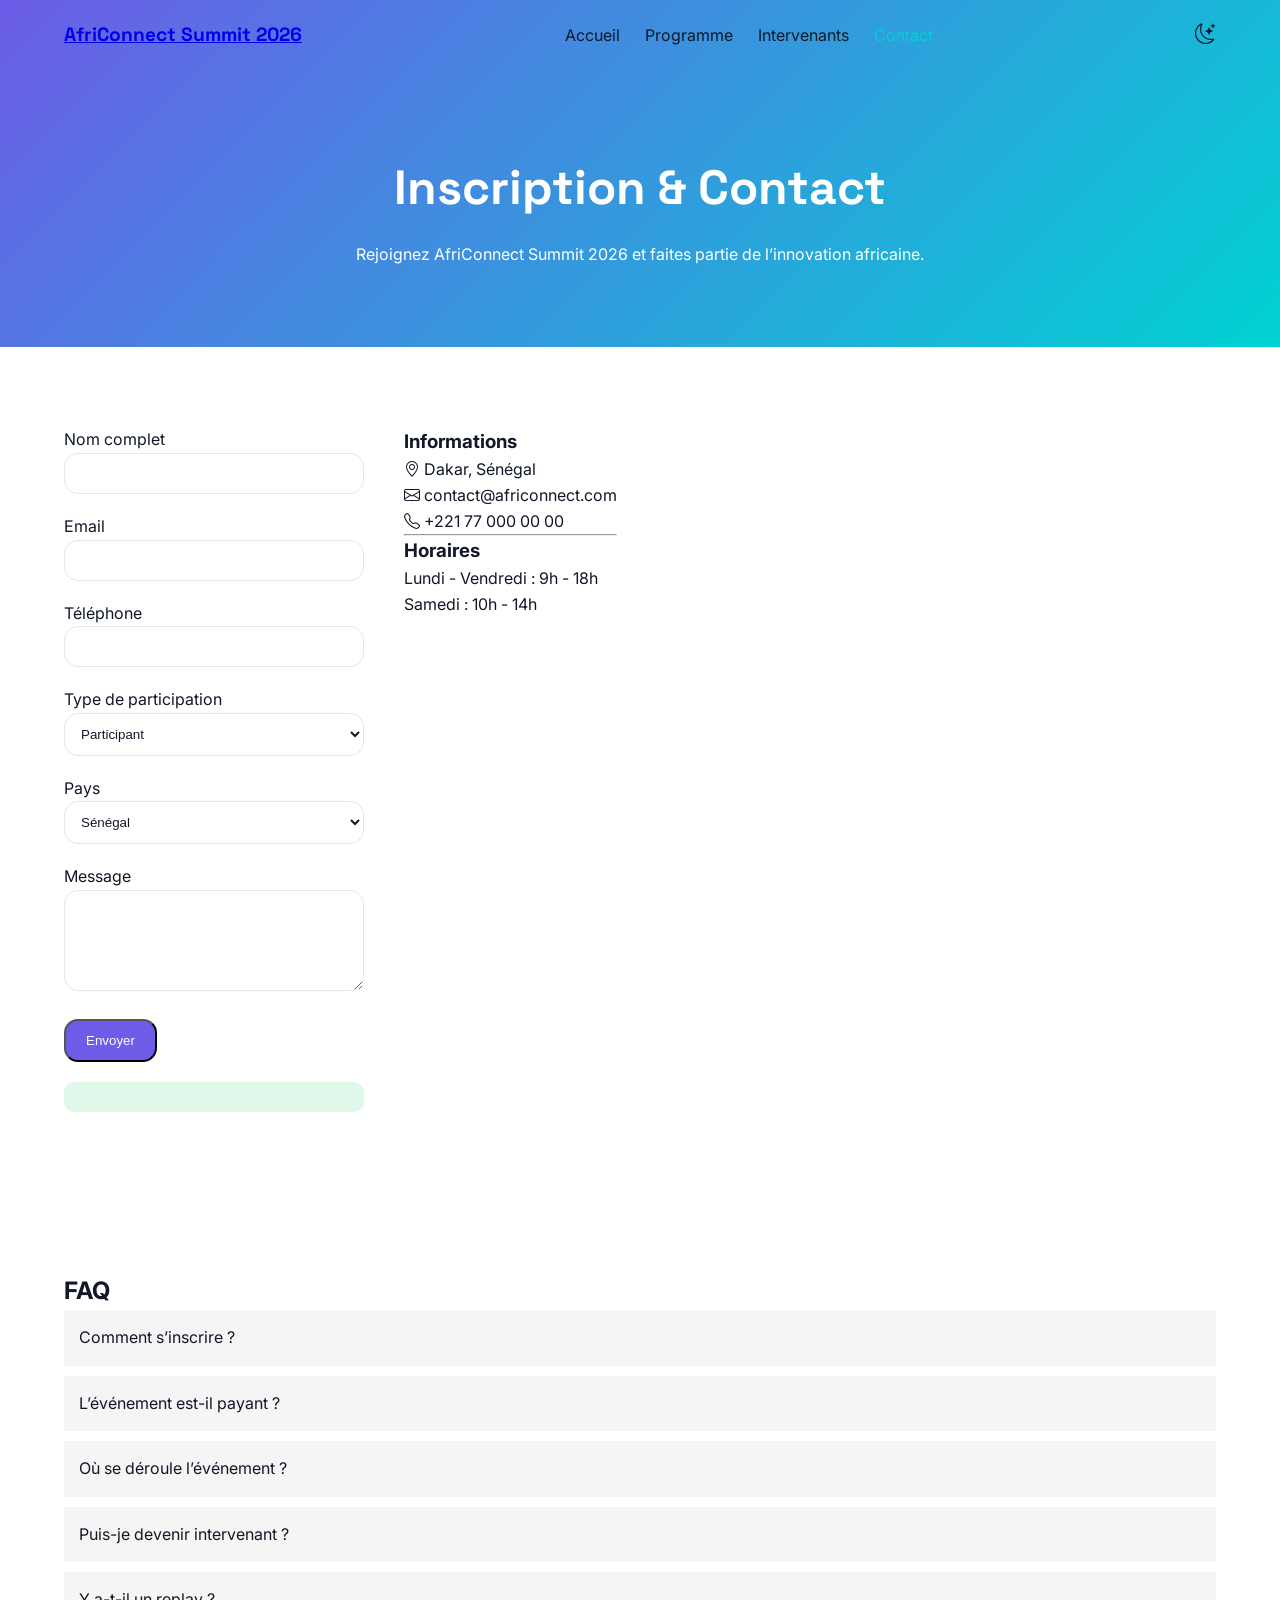
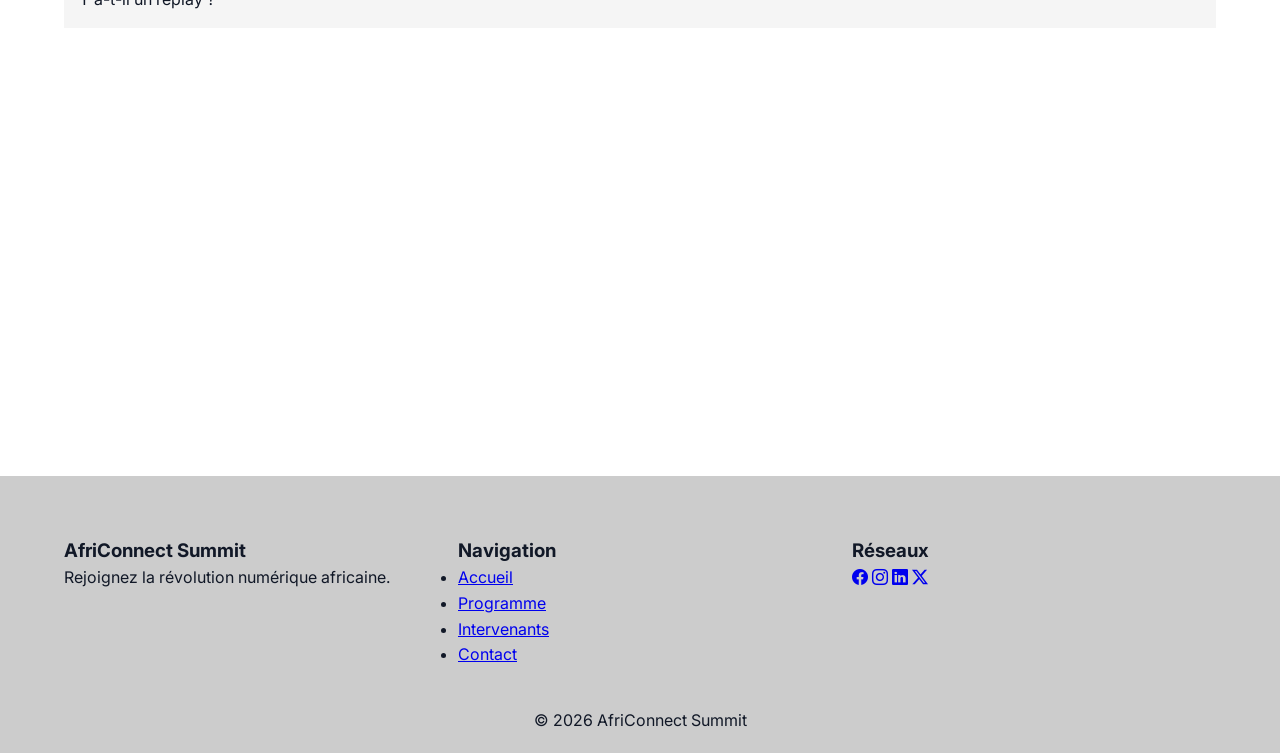
<file: contact.html>
<!DOCTYPE html>
<html lang="fr" data-theme="light">

<head>
    <meta charset="UTF-8">
    <meta name="viewport" content="width=device-width, initial-scale=1.0">

    <title>AfriConnect Summit 2026</title>

    <!-- Google Fonts -->
    <link href="https://fonts.googleapis.com/css2?family=Space+Grotesk:wght@400;500;600;700&family=Inter:wght@300;400;500;600&display=swap" rel="stylesheet">

    <!-- Bootstrap Icons -->
    <link rel="stylesheet"
        href="https://cdn.jsdelivr.net/npm/bootstrap-icons@1.11.3/font/bootstrap-icons.min.css">

    <!-- CSS -->
    <link rel="stylesheet" href="css/style.css">
</head>

<body>

    <!-- ================= NAVBAR ================= -->

    <header>

        <nav class="navbar">

            <a href="index.html" class="logo">
                AfriConnect Summit 2026
            </a>

            <ul class="nav-links">

                <li><a href="index.html">Accueil</a></li>
                <li><a href="programme.html">Programme</a></li>
                <li><a href="intervenants.html">Intervenants</a></li>
                <li><a href="contact.html" class="active">Contact</a></li>

            </ul>

            <div class="nav-actions">

                <button id="theme-toggle" class="theme-btn">
                    <i class="bi bi-moon-stars"></i>
                </button>

                <button class="hamburger">
                    <span></span>
                    <span></span>
                    <span></span>
                </button>

            </div>

        </nav>

    </header>

    <main>

        <!-- ================= HERO ================= -->

        <section class="page-hero">

            <div class="container">


                <h1>Inscription & Contact</h1>

                <p>
                    Rejoignez AfriConnect Summit 2026 et faites partie
                    de l’innovation africaine.
                </p>

            </div>

        </section>

        <!-- ================= FORMULAIRE ================= -->

        <section class="section-padding">

            <div class="container form-container">

                <!-- FORM -->
                <form id="contactForm">

                    <div class="form-grid">

                        <div class="form-left">

                            <div class="form-group">

                                <label>Nom complet</label>

                                <input type="text" id="name" required>

                                <small class="error"></small>

                            </div>

                            <div class="form-group">

                                <label>Email</label>

                                <input type="email" id="email" required>

                                <small class="error"></small>

                            </div>

                            <div class="form-group">

                                <label>Téléphone</label>

                                <input type="tel" id="phone" required>

                                <small class="error"></small>

                            </div>

                            <div class="form-group">

                                <label>Type de participation</label>

                                <select id="type">

                                    <option>Participant</option>
                                    <option>Intervenant</option>
                                    <option>Startup</option>
                                    <option>Investisseur</option>

                                </select>

                            </div>

                            <div class="form-group">

                                <label>Pays</label>

                                <select id="country">

                                    <option>Sénégal</option>
                                    <option>Ghana</option>
                                    <option>Nigeria</option>
                                    <option>Kenya</option>
                                    <option>Côte d'Ivoire</option>
                                    <option>RDC</option>
                                    <option>Maroc</option>
                                    <option>Tunisie</option>
                                    <option>Algérie</option>
                                    <option>Afrique du Sud</option>

                                </select>

                            </div>

                            <div class="form-group">

                                <label>Message</label>

                                <textarea id="message" rows="5"></textarea>

                                <small class="error"></small>

                            </div>

                            <button type="submit" class="btn btn-primary">
                                Envoyer
                            </button>

                            <p id="successMsg"></p>

                        </div>

                        <!-- INFO -->
                        <div class="form-right">

                            <h3>Informations</h3>

                            <p><i class="bi bi-geo-alt"></i> Dakar, Sénégal</p>

                            <p><i class="bi bi-envelope"></i> contact@africonnect.com</p>

                            <p><i class="bi bi-telephone"></i> +221 77 000 00 00</p>

                            <hr>

                            <h3>Horaires</h3>

                            <p>Lundi - Vendredi : 9h - 18h</p>

                            <p>Samedi : 10h - 14h</p>

                        </div>

                    </div>

                </form>

            </div>

        </section>

        <!-- ================= FAQ (CSS ONLY) ================= -->

        <section class="section-padding faq">

            <div class="container">

                <h2>FAQ</h2>

                <div class="faq-item">

                    <input type="checkbox" id="q1">
                    <label for="q1">Comment s’inscrire ?</label>
                    <div class="faq-content">
                        Remplissez simplement le formulaire ci-dessus.
                    </div>

                </div>

                <div class="faq-item">

                    <input type="checkbox" id="q2">
                    <label for="q2">L’événement est-il payant ?</label>
                    <div class="faq-content">
                        Certaines sessions sont gratuites, d’autres payantes.
                    </div>

                </div>

                <div class="faq-item">

                    <input type="checkbox" id="q3">
                    <label for="q3">Où se déroule l’événement ?</label>
                    <div class="faq-content">
                        À Dakar, Sénégal.
                    </div>

                </div>

                <div class="faq-item">

                    <input type="checkbox" id="q4">
                    <label for="q4">Puis-je devenir intervenant ?</label>
                    <div class="faq-content">
                        Oui, via la candidature dans le formulaire.
                    </div>

                </div>

                <div class="faq-item">

                    <input type="checkbox" id="q5">
                    <label for="q5">Y a-t-il un replay ?</label>
                    <div class="faq-content">
                        Oui, les sessions seront disponibles en ligne.
                    </div>

                </div>

            </div>

        </section>

        <!-- ================= MAP ================= -->

        <section class="map">

            <iframe
                src="https://www.google.com/maps?q=Dakar&output=embed"
                width="100%"
                height="350"
                style="border:0;"
                allowfullscreen=""
                loading="lazy">
            </iframe>

        </section>

        <!-- ================= FOOTER ================= -->

        <footer>

            <div class="container footer-container">

                <div class="footer-column">

                    <h3>AfriConnect Summit</h3>

                    <p>
                        Rejoignez la révolution numérique africaine.
                    </p>

                </div>

                <div class="footer-column">

                    <h3>Navigation</h3>

                    <ul>
                        <li><a href="index.html">Accueil</a></li>
                        <li><a href="programme.html">Programme</a></li>
                        <li><a href="intervenants.html">Intervenants</a></li>
                        <li><a href="contact.html">Contact</a></li>
                    </ul>

                </div>

                <div class="footer-column">

                    <h3>Réseaux</h3>

                    <div class="social-links">

                        <a href="#"><i class="bi bi-facebook"></i></a>
                        <a href="#"><i class="bi bi-instagram"></i></a>
                        <a href="#"><i class="bi bi-linkedin"></i></a>
                        <a href="#"><i class="bi bi-twitter-x"></i></a>

                    </div>

                </div>

            </div>

            <div class="footer-bottom">

                <p>© <span id="year"></span> AfriConnect Summit</p>

            </div>

        </footer>

    </main>

    <!-- ================= BOUTON RETOUR HAUT ================= -->

    <button id="backToTop">
        <i class="bi bi-arrow-up"></i>
    </button>

    <!-- ================= JS ================= -->

    <script src="js/main.js"></script>

</body>

</html>
</file>
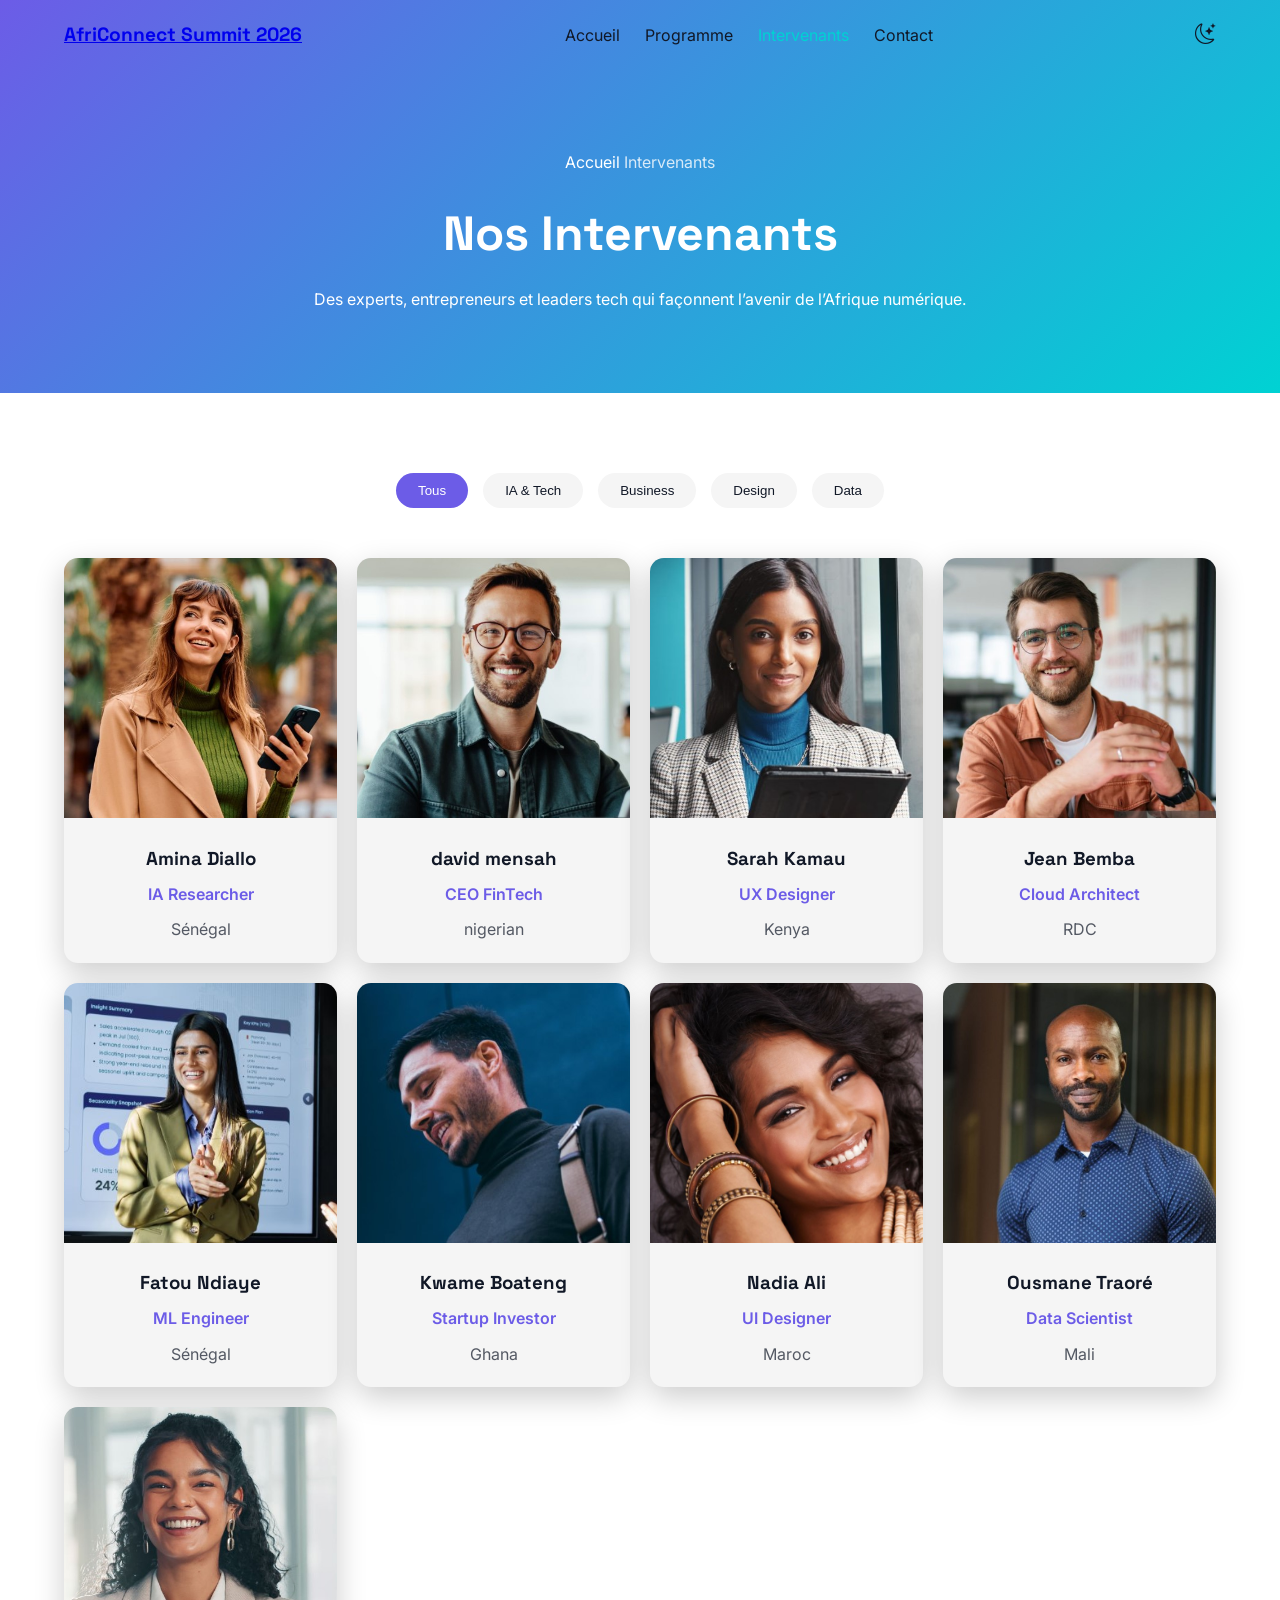
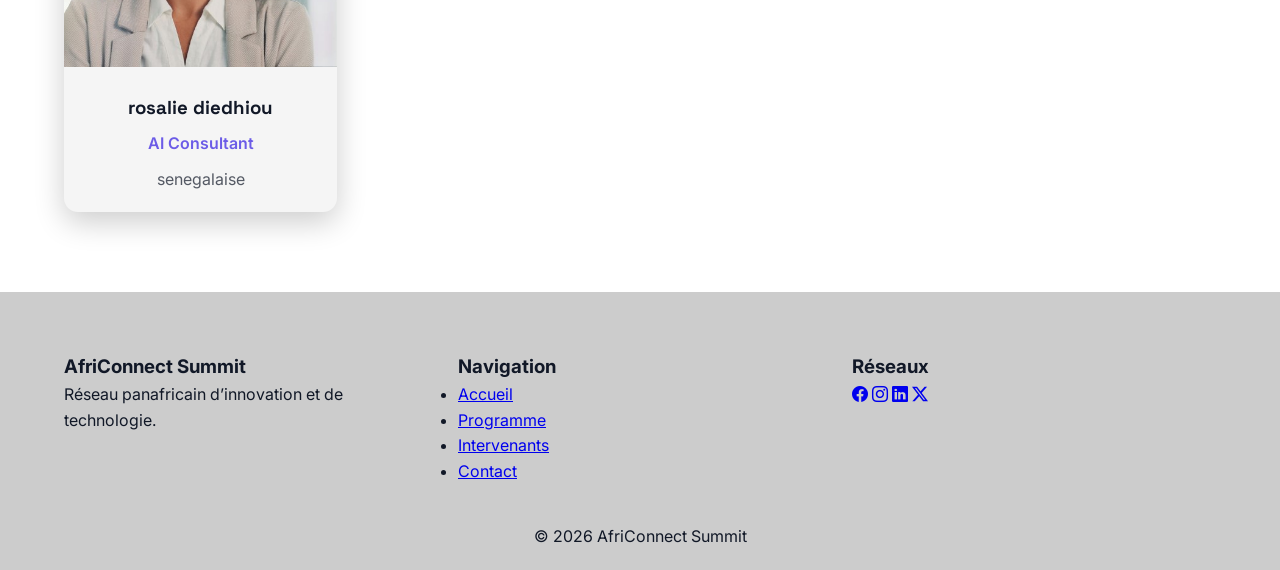
<file: intervenants.html>
<!DOCTYPE html>
<html lang="fr" data-theme="light">

<head>
    <meta charset="UTF-8">
    <meta name="viewport" content="width=device-width, initial-scale=1.0">

    <title>Intervenants | AfriConnect Summit 2026</title>

    <!-- Google Fonts -->
    <link href="https://fonts.googleapis.com/css2?family=Space+Grotesk:wght@400;500;600;700&family=Inter:wght@300;400;500;600&display=swap" rel="stylesheet">

    <!-- Bootstrap Icons -->
    <link rel="stylesheet"
        href="https://cdn.jsdelivr.net/npm/bootstrap-icons@1.11.3/font/bootstrap-icons.min.css">

    <!-- CSS -->
    <link rel="stylesheet" href="css/style.css">
</head>

<body>

    <!-- ================= NAVBAR ================= -->

    <header>

        <nav class="navbar">

            <a href="index.html" class="logo">
                AfriConnect Summit 2026
            </a>

            <ul class="nav-links">

                <li><a href="index.html">Accueil</a></li>
                <li><a href="programme.html">Programme</a></li>
                <li><a href="intervenants.html" class="active">Intervenants</a></li>
                <li><a href="contact.html">Contact</a></li>

            </ul>

            <div class="nav-actions">

                <button id="theme-toggle" class="theme-btn">
                    <i class="bi bi-moon-stars"></i>
                </button>

                <button class="hamburger">
                    <span></span>
                    <span></span>
                    <span></span>
                </button>

            </div>

        </nav>

    </header>

    <main>

        <!-- ================= HERO ================= -->

        <section class="page-hero">

            <div class="container">

                <nav class="breadcrumb">

                    <a href="index.html">Accueil</a>
                    
                    <span>Intervenants</span>

                </nav>

                <h1>Nos Intervenants</h1>

                <p>
                    Des experts, entrepreneurs et leaders tech
                    qui façonnent l’avenir de l’Afrique numérique.
                </p>

            </div>

        </section>
        <!-- ================= FILTRES ================= -->

        <section class="section-padding">

            <div class="container">

                <div class="filters">

                    <button class="filter-btn active" data-category="all">
                         Tous
                    </button>

                    <button class="filter-btn" data-category="ai">
                        IA & Tech
                    </button>

                    <button class="filter-btn" data-category="business">
                        Business
                    </button>

                    <button class="filter-btn" data-category="design">
                        Design
                    </button>

                    <button class="filter-btn" data-category="data">
                        Data
                    </button>
                </div>


      

                <!-- ================= GRID INTERVENANTS ================= -->

                <div class="speakers-grid">

                    <!-- 1 -->
                    <article class="speaker-card" data-category="ai">

                        <img src="images/speacker1.jpg" alt="Amina Diallo">

                        <h3>Amina Diallo</h3>

                        <p>IA Researcher</p>

                        <span>Sénégal</span>

                    </article>

                    <!-- 2 -->
                    <article class="speaker-card" data-category="business">

                        <img src="images/speacker2.jpg" alt="David Mensah">

                        <h3>david mensah</h3>

                        <p>CEO FinTech</p>

                        <span>nigerian</span>

                    </article>

                    <!-- 3 -->
                    <article class="speaker-card" data-category="design">

                        <img src="images/speacker3.jpg" alt="Sarah Kamau">

                        <h3>Sarah Kamau</h3>

                        <p>UX Designer</p>

                        <span>Kenya</span>

                    </article>

                    <!-- 4 -->
                    <article class="speaker-card" data-category="data">

                        <img src="images/speacker4.jpg" alt="Jean Bemba">

                        <h3>Jean Bemba</h3>

                        <p>Cloud Architect</p>

                        <span>RDC</span>

                    </article>

                    <!-- 5 -->
                    <article class="speaker-card" data-category="ai">

                        <img src="images/speacker5.jpg" alt="Fatou Ndiaye">

                        <h3>Fatou Ndiaye</h3>

                        <p>ML Engineer</p>

                        <span>Sénégal</span>

                    </article>

                    <!-- 6 -->
                    <article class="speaker-card" data-category="business">

                        <img src="images/speacker6.jpg" alt="Kwame Boateng">

                        <h3>Kwame Boateng</h3>

                        <p>Startup Investor</p>

                        <span>Ghana</span>

                    </article>

                    <!-- 7 -->
                    <article class="speaker-card" data-category="design">

                        <img src="images/speacker7.jpg" alt="Nadia Ali">

                        <h3>Nadia Ali</h3>

                        <p>UI Designer</p>

                        <span>Maroc</span>

                    </article>

                    <!-- 8 -->
                    <article class="speaker-card" data-category="data">

                        <img src="images/speacker8.jpg" alt="Ousmane Traoré">

                        <h3>Ousmane Traoré</h3>

                        <p>Data Scientist</p>

                        <span>Mali</span>

                    </article>

                    <!-- 9 -->
                    <article class="speaker-card" data-category="ai">

                        <img src="images/speacker9.jpg" alt="rosalie diedhiou">

                        <h3>rosalie diedhiou</h3>

                        <p>AI Consultant</p>

                        <span>senegalaise</span>

                    </article>

                </div>

            </div>

        </section>

        <!-- ================= FOOTER ================= -->

        <footer>

            <div class="container footer-container">

                <div class="footer-column">

                    <h3>AfriConnect Summit</h3>

                    <p>
                        Réseau panafricain d’innovation et de technologie.
                    </p>

                </div>

                <div class="footer-column">

                    <h3>Navigation</h3>

                    <ul>
                        <li><a href="index.html">Accueil</a></li>
                        <li><a href="programme.html">Programme</a></li>
                        <li><a href="intervenants.html">Intervenants</a></li>
                        <li><a href="contact.html">Contact</a></li>
                    </ul>

                </div>

                <div class="footer-column">

                    <h3>Réseaux</h3>

                    <div class="social-links">

                        <a href="#"><i class="bi bi-facebook"></i></a>
                        <a href="#"><i class="bi bi-instagram"></i></a>
                        <a href="#"><i class="bi bi-linkedin"></i></a>
                        <a href="#"><i class="bi bi-twitter-x"></i></a>

                    </div>

                </div>

            </div>

            <div class="footer-bottom">

                <p>© <span id="year"></span> AfriConnect Summit</p>

            </div>

        </footer>

    </main>

    <!-- ================= BOUTON RETOUR HAUT ================= -->

    <button id="backToTop">
        <i class="bi bi-arrow-up"></i>
    </button>

    <!-- ================= JS ================= -->

    <script src="js/main.js"></script>

</body>

</html>
</file>
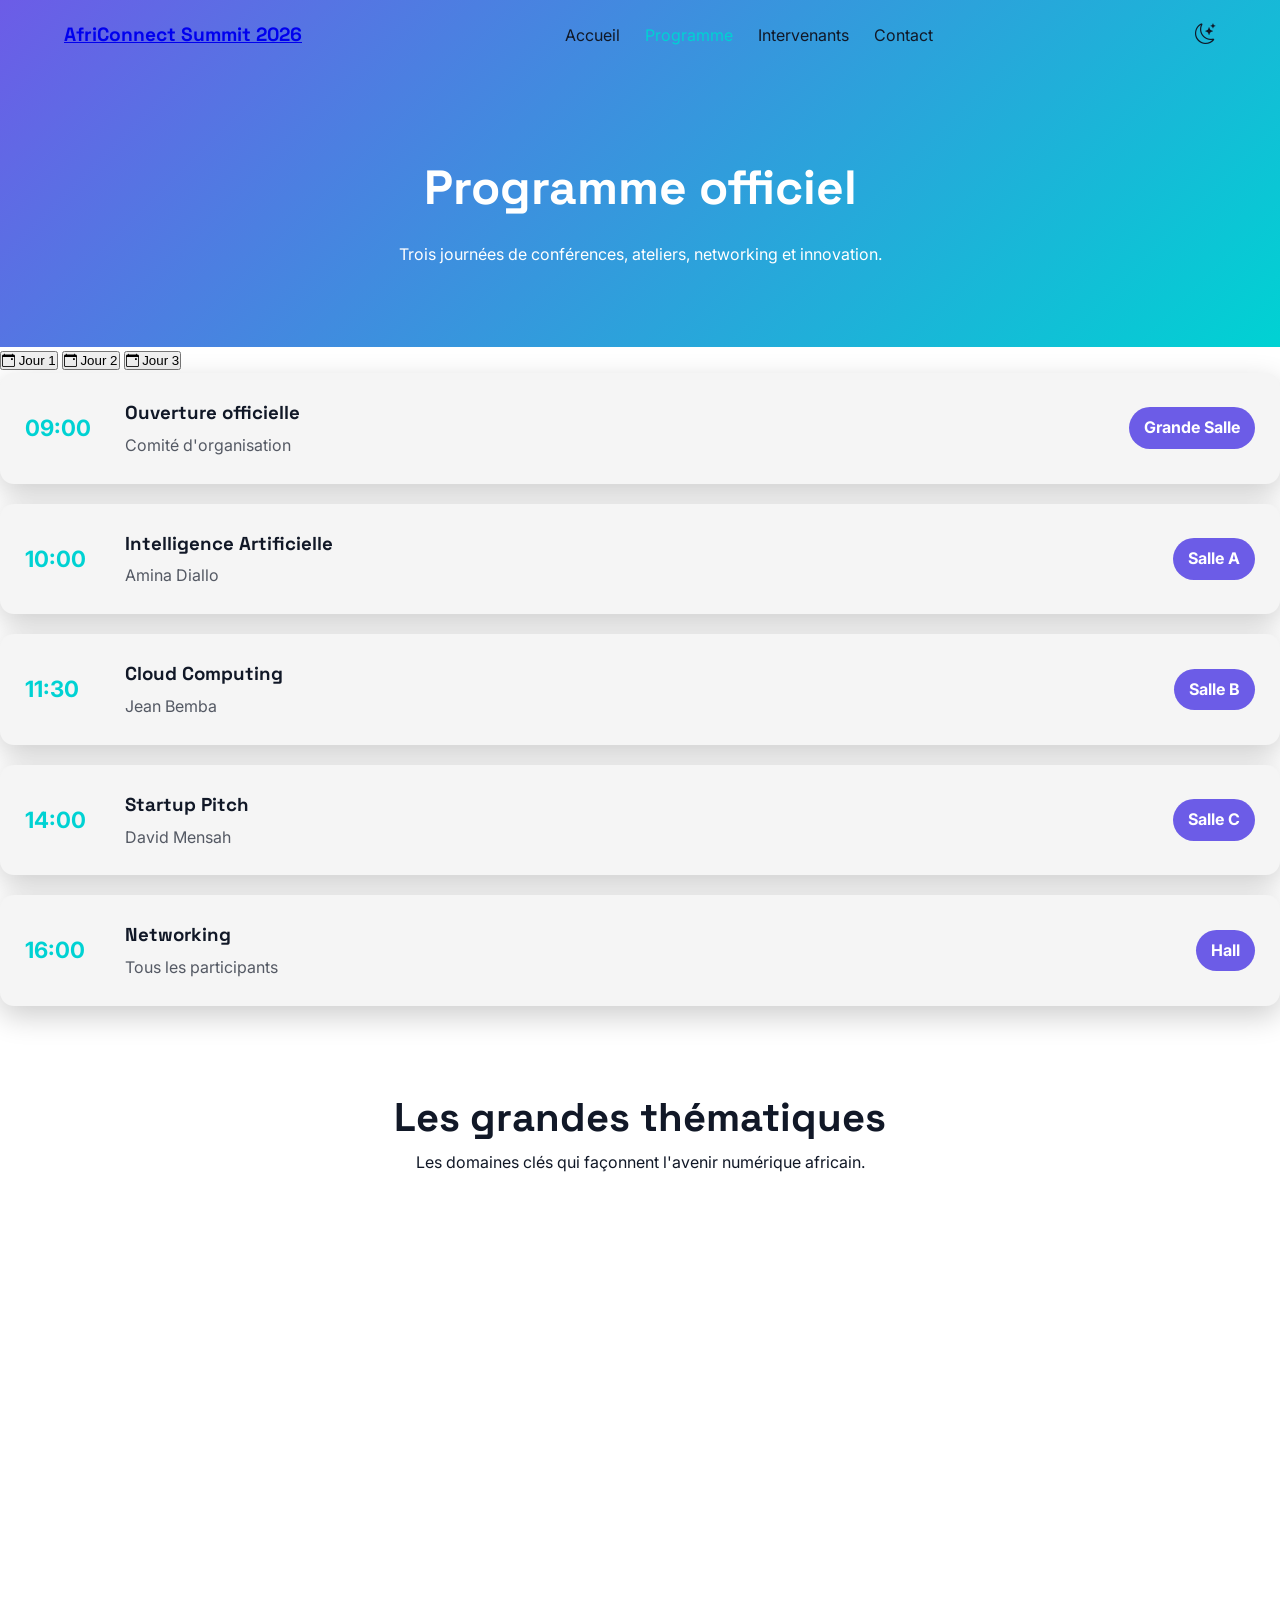
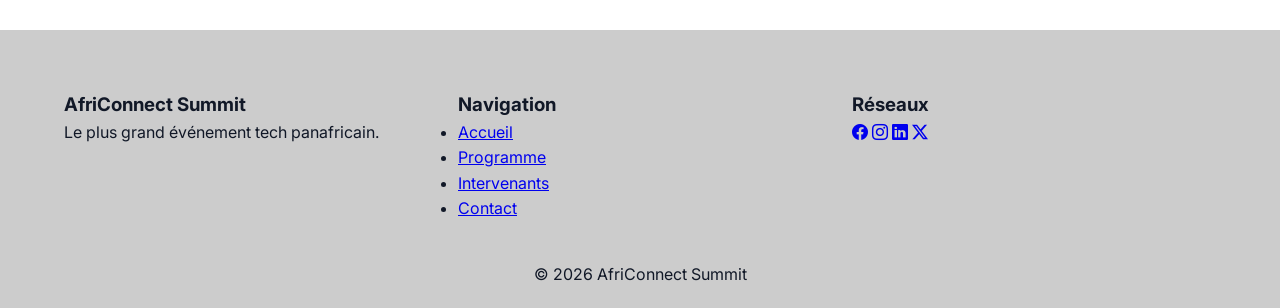
<file: programme.html>
<!DOCTYPE html>
<html lang="fr" data-theme="light">

<head>
    <meta charset="UTF-8">
    <meta name="viewport" content="width=device-width, initial-scale=1.0">

    <title>Programme | AfriConnect Summit 2026</title>

    <!-- Google Fonts -->
    <link href="https://fonts.googleapis.com/css2?family=Space+Grotesk:wght@400;500;600;700&family=Inter:wght@300;400;500;600&display=swap" rel="stylesheet">

    <!-- Bootstrap Icons -->
    <link rel="stylesheet"
        href="https://cdn.jsdelivr.net/npm/bootstrap-icons@1.11.3/font/bootstrap-icons.min.css">

    <!-- CSS -->
    <link rel="stylesheet" href="css/style.css">

</head>

<body>

    <!-- ================= HEADER ================= -->

    <header>

        <nav class="navbar">

            <a href="index.html" class="logo">
                AfriConnect Summit 2026
            </a>

            <ul class="nav-links">

                <li><a href="index.html">Accueil</a></li>

                <li><a href="programme.html" class="active">Programme</a></li>

                <li><a href="intervenants.html">Intervenants</a></li>

                <li><a href="contact.html">Contact</a></li>

            </ul>

            <div class="nav-actions">

                 <button id="theme-toggle" class="theme-btn">
                    <i class="bi bi-moon-stars"></i>
                </button>

                <button class="hamburger">

                    <span></span>
                    <span></span>
                    <span></span>

                </button>

            </div>

        </nav>

    </header>

    <main>

        <!-- ================= HERO ================= -->

        <section class="page-hero">

            <div class="container">

                

                <h1>Programme officiel</h1>

                <p>

                    Trois journées de conférences, ateliers,
                    networking et innovation.

                </p>

            </div>

        </section>

      


        <!-- ONGLET JOUR -->

        <div class="tabs">

            <button class="tab-btn active" data-day="day1">
                <i class="bi bi-calendar-event"></i>
                Jour 1
            </button>

            <button class="tab-btn" data-day="day2">
                <i class="bi bi-calendar-event"></i>
                Jour 2
            </button>

            <button class="tab-btn" data-day="day3">
                <i class="bi bi-calendar-event"></i>
                Jour 3
            </button>

        </div>



        <!-- JOUR 1 -->

        <div id="day1" class="tab-content active">

            <div class="schedule-grid">


                <article class="schedule-card">

                    <span>09:00</span>

                    <div>
                        <h3>Ouverture officielle</h3>
                        <p>Comité d'organisation</p>
                    </div>

                    <strong>
                        Grande Salle
                    </strong>

                </article>



                <article class="schedule-card">

                    <span>10:00</span>

                    <div>
                        <h3>Intelligence Artificielle</h3>
                        <p>Amina Diallo</p>
                    </div>

                    <strong>
                        Salle A
                    </strong>

                </article>



                <article class="schedule-card">

                    <span>11:30</span>

                    <div>
                        <h3>Cloud Computing</h3>
                        <p>Jean Bemba</p>
                    </div>

                    <strong>
                        Salle B
                    </strong>

                </article>



                <article class="schedule-card">

                    <span>14:00</span>

                    <div>
                        <h3>Startup Pitch</h3>
                        <p>David Mensah</p>
                    </div>

                    <strong>
                        Salle C
                    </strong>

                </article>



                <article class="schedule-card">

                    <span>16:00</span>

                    <div>
                        <h3>Networking</h3>
                        <p>Tous les participants</p>
                    </div>

                    <strong>
                        Hall
                    </strong>

                </article>


            </div>

        </div>



        <!-- JOUR 2 -->

        <div id="day2" class="tab-content">


            <div class="schedule-grid">


                <article class="schedule-card">

                    <span>09:00</span>

                    <div>
                        <h3>Cybersécurité</h3>
                        <p>Fatou Ndiaye</p>
                    </div>

                    <strong>Salle A</strong>

                </article>



                <article class="schedule-card">

                    <span>10:30</span>

                    <div>
                        <h3>UX/UI Design</h3>
                        <p>Sarah Kamau</p>
                    </div>

                    <strong>Salle B</strong>

                </article>



                <article class="schedule-card">

                    <span>12:00</span>

                    <div>
                        <h3>Big Data</h3>
                        <p>Kevin Okoro</p>
                    </div>

                    <strong>Salle C</strong>

                </article>



            </div>


        </div>



        <!-- JOUR 3 -->

        <div id="day3" class="tab-content">


            <div class="schedule-grid">


                <article class="schedule-card">

                    <span>09:00</span>

                    <div>
                        <h3>Innovation en Afrique</h3>
                        <p>Panel Experts</p>
                    </div>

                    <strong>Grande Salle</strong>

                </article>



                <article class="schedule-card">

                    <span>14:00</span>

                    <div>
                        <h3>Startup Showcase</h3>
                        <p>Entrepreneurs</p>
                    </div>

                    <strong>Salle C</strong>

                </article>


            </div>


        </div>


    </div>


</section>





<!-- ================= THEMATIQUES ================= -->


<section class="section-padding themes">


<div class="container">


<div class="section-title">

<h2>
Les grandes thématiques
</h2>


<p>
Les domaines clés qui façonnent l'avenir numérique africain.
</p>


</div>




<div class="themes-grid">


<article class="theme-card reveal">


<i class="bi bi-cpu-fill"></i>


<h3>
Intelligence Artificielle
</h3>


<p>
IA, automatisation et nouvelles technologies.
</p>


</article>



<article class="theme-card reveal">


<i class="bi bi-rocket-takeoff-fill"></i>


<h3>
Startup & Innovation
</h3>


<p>
Entrepreneuriat, financement et croissance.
</p>


</article>




<article class="theme-card reveal">


<i class="bi bi-palette-fill"></i>


<h3>
Design UX/UI
</h3>


<p>
Créer des expériences numériques modernes.
</p>


</article>




<article class="theme-card reveal">


<i class="bi bi-cloud-fill"></i>


<h3>
Data & Cloud
</h3>


<p>
Infrastructure digitale et intelligence des données.
</p>


</article>



</div>


</div>


</section>

        <!-- ================= FOOTER ================= -->

        <footer>

            <div class="container footer-container">

                <div class="footer-column">

                    <h3>AfriConnect Summit</h3>

                    <p>
                        Le plus grand événement tech panafricain.
                    </p>

                </div>

                <div class="footer-column">

                    <h3>Navigation</h3>

                    <ul>
                        <li><a href="index.html">Accueil</a></li>
                        <li><a href="programme.html">Programme</a></li>
                        <li><a href="intervenants.html">Intervenants</a></li>
                        <li><a href="contact.html">Contact</a></li>
                    </ul>

                </div>

                <div class="footer-column">

                    <h3>Réseaux</h3>

                    <div class="social-links">

                        <a href="#"><i class="bi bi-facebook"></i></a>
                        <a href="#"><i class="bi bi-instagram"></i></a>
                        <a href="#"><i class="bi bi-linkedin"></i></a>
                        <a href="#"><i class="bi bi-twitter-x"></i></a>

                    </div>

                </div>

            </div>

            <div class="footer-bottom">

                <p>© <span id="year"></span> AfriConnect Summit</p>

            </div>

        </footer>

    </main>

    <!-- ================= BOUTON RETOUR HAUT ================= -->

    <button id="backToTop">
        <i class="bi bi-arrow-up"></i>
    </button>

    <!-- ================= JS ================= -->

    <script src="js/main.js"></script>

</body>

</html>
</file>
<file: css/style.css>
/* =========================
   ROOT VARIABLES (THEME)
========================= */

:root {
    --bg: #ffffff;
    --bg-dark: #0b0f1a;
    --text: #111827;
    --primary: #6c5ce7;
    --secondary: #00d2d3;
    --accent: #ffb142;

    --card: #f5f5f5;
    --border: rgba(0,0,0,0.1);

    --radius: 14px;
    --shadow: 0 10px 30px rgba(0,0,0,.2);

    --font-title: "Space Grotesk", sans-serif;
    --font-body: "Inter", sans-serif;
}


[data-theme="dark"] {
    --bg: #0b0f1a;
    --text: #ffffff;
    --card: #151b2d;
    --border: rgba(255,255,255,.1);
}
/* compte a rebour */
.countdown-container {
    display: flex;
    flex-direction: column;
    align-items: center;
    justify-content: center;
}

.countdown {
    display: flex;
    flex-direction: row; 
    justify-content: center;
    align-items: center;
    gap: 20px; 
    flex-wrap: nowrap; 
}

.time-box {
    width: 110px;
    height: 110px;
    background: #0b0f1a;
    border-radius: 15px;
    display: flex;
    flex-direction: column;
    justify-content: center;
    align-items: center;
    color: #fff;
    box-shadow: 0 6px 20px rgba(0,0,0,.3);
}

.time-box span {
    font-size: 2.5rem;
    font-weight: bold;
}

.time-box small {
    margin-top: 8px;
    font-size: 0.9rem;
    text-transform: uppercase;
    color: #cbd5e1;
}

:root{
    --bg:#ffffff;
    --text:#111827;
    --card:#f5f5f5;
}

[data-theme="dark"]{
    --bg:#121212;
    --text:#ffffff;
    --card:#1e1e1e;
}

body{
    background:var(--bg);
    color:var(--text);
    transition:.3s;
}

.speaker-card,
.navbar,
footer{
    background:var(--card);
    transition:.3s;
}






/* =========================
   RESET
========================= */

* {
    margin: 0;
    padding: 0;
    box-sizing: border-box;
}

body {
    font-family: var(--font-body);
    background: var(--bg);
    color: var(--text);
    line-height: 1.6;
    transition: 0.3s ease;
   
}

/* =========================
   GLOBAL
========================= */

.container {
    width: 90%;
    max-width: 1200px;
    margin: auto;
}

.section-padding {
    padding: 80px 0;
}

.section-title {
    text-align: center;
    margin-bottom: 50px;
}

.section-title h2 {
    font-family: var(--font-title);
    font-size: 2.5rem;
}

/* =========================
   NAVBAR
========================= */

.navbar {
    position: fixed;
    top: 0;
    width: 100%;
    display: flex;
    justify-content: space-between;
    align-items: center;
    padding: 20px 5%;
    background: transparent;
    transition: 0.3s;
    z-index: 1000;
}

.navbar.scrolled {
    background: var(--bg);
    box-shadow: var(--shadow);
}

.logo {
    font-family: var(--font-title);
    font-weight: 700;
    font-size: 1.2rem;
}

.nav-links {
    display: flex;
    gap: 25px;
    list-style: none;
}

.nav-links a {
    color: var(--text);
    text-decoration: none;
    transition: 0.3s;
}

.nav-links a:hover,
.nav-links a.active {
    color: var(--secondary);
}

/* =========================
   HERO
========================= */

.hero {
    min-height: 100vh;
    display: flex;
    flex-direction: column;
    justify-content: center;
    align-items: center;
    text-align: center;
    padding: 100px 20px;

    background:
        linear-gradient(rgba(0,0,0,0.55), rgba(0,0,0,0.55)),
        url("../images/index2.png");

    background-size: cover;
    background-position: center;
    background-repeat: no-repeat;

    color: white;
}

/* =========================
   BUTTONS
========================= */

.btn {
    padding: 12px 20px;
    border-radius: var(--radius);
    text-decoration: none;
    transition: 0.3s;
    display: inline-block;
}

.btn-primary {
    background: var(--primary);
    color: white;
}

.btn-primary:hover {
    transform: translateY(-3px);
}

.btn-secondary {
    border: 1px solid var(--border);
}

/* =========================
   STATS (GRID)
========================= */

.stats-grid {
    display: grid;
    grid-template-columns: repeat(4, 1fr);
    gap: 20px;
}

.stat-card {
    background: var(--card);
    padding: 30px;
    text-align: center;
    border-radius: var(--radius);
    transition: 0.3s;
}

.stat-card:hover {
    transform: translateY(-5px);
}

/* =========================
   WHY (FLEXBOX)
========================= */

.why-container {
    display: flex;
    gap: 20px;
    justify-content: space-between;
}

.why-card {
    flex: 1;
    padding: 20px;
    background: var(--card);
    border-radius: var(--radius);
}

/* =========================
   SPEAKERS GRID
========================= */

.speakers-grid {
    display: grid;
    grid-template-columns: repeat(4, 1fr);
    gap: 20px;
}

.speaker-card {
    background: var(--card);
    border-radius: var(--radius);
    overflow: hidden;
    transition: 0.3s;
}

.speaker-card:hover {
    transform: translateY(-8px);
}

.speaker-card img {
    width: 100%;
    height: 220px;
    object-fit: cover;
}

/* =========================
   SPONSORS
========================= */

.sponsor-row {
    display: flex;
    justify-content: center;
    gap: 15px;
    margin-bottom: 20px;
}

.sponsor {
    padding: 15px 25px;
    background: var(--card);
    border-radius: var(--radius);
}

/* =========================
   FOOTER
========================= */

footer {
    padding: 60px 0 20px;
    background: rgba(0, 0, 0, 0.2);
}

.footer-container {
    display: flex;
    justify-content: space-between;
    gap: 30px;
}

.footer-column {
    flex: 1;
}

.footer-bottom {
    text-align: center;
    margin-top: 40px;
}

/* =========================
   FORM
========================= */

.form-container {
    display: flex;
    gap: 40px;
}

.form-grid {
    display: flex;
    gap: 40px;
}

.form-group {
    margin-bottom: 20px;
}

input, select, textarea {
    width: 100%;
    padding: 12px;
    border-radius: var(--radius);
    border: 1px solid var(--border);
    background: transparent;
    color: var(--text);
}

/* =========================
   FAQ (CSS ONLY)
========================= */

.faq-item {
    margin-bottom: 10px;
}

.faq-item input {
    display: none;
}

.faq-item label {
    display: block;
    padding: 15px;
    background: var(--card);
    cursor: pointer;
}

.faq-content {
    max-height: 0;
    overflow: hidden;
    transition: 0.3s;
    padding: 0 15px;
}

.faq-item input:checked ~ .faq-content {
    max-height: 200px;
    padding: 15px;
}

/* =========================
   MAP
========================= */

.map iframe {
    width: 100%;
}

/* =========================
   BACK TO TOP
========================= */

#backToTop {
    position: fixed;
    bottom: 20px;
    right: 20px;
    padding: 12px;
    border-radius: 50%;
    border: none;
    background: var(--primary);
    color: white;
    cursor: pointer;
    display: none;
}

/* =========================
   ANIMATIONS
========================= */

.reveal {
    opacity: 0;
    transform: translateY(40px);
    transition: 0.6s ease;
}

.reveal.active {
    opacity: 1;
    transform: translateY(0);
}

/* ================= PROGRAMME CARDS ================= */


.schedule-grid{

    display:flex;
    flex-direction:column;
    gap:20px;

}


.schedule-card{

    display:grid;
    grid-template-columns:100px 1fr auto;
    align-items:center;

    background:var(--card);
    padding:25px;

    border-radius:var(--radius);

    box-shadow:var(--shadow);

    transition:.3s;

}



.schedule-card:hover{

    transform:translateX(8px);

}



.schedule-card span{

    font-size:1.4rem;
    font-weight:700;
    color:var(--secondary);

}



.schedule-card h3{

    font-family:var(--font-title);
    margin-bottom:5px;

}



.schedule-card p{

    opacity:.7;

}



.schedule-card strong{

    background:var(--primary);
    color:white;

    padding:8px 15px;

    border-radius:30px;

}



/* Cacher les onglets non actifs */

.tab-content{

    display:none;

}


.tab-content.active{

    display:block;
    animation:fadeUp .5s ease;

}
.error{

    color:#e74c3c;
    font-size:.85rem;
    display:block;
    margin-top:5px;

}


input:focus,
textarea:focus,
select:focus{

    outline:none;
    border-color:var(--primary);

}


#successMsg{

    margin-top:20px;
    padding:15px;
    border-radius:10px;
    background:rgba(46,204,113,.15);

}


/* =========================
   RESPONSIVE
========================= */

@media (max-width: 1024px) {

    .stats-grid {
        grid-template-columns: repeat(2, 1fr);
    }

    .speakers-grid {
        grid-template-columns: repeat(2, 1fr);
    }

    .why-container {
        flex-direction: column;
    }

    .footer-container {
        flex-direction: column;
    }
}

@media (max-width: 600px) {

    .hero h1 {
        font-size: 2rem;
    }

    .speakers-grid {
        grid-template-columns: 1fr;
    }

    .stats-grid {
        grid-template-columns: 1fr;
    }

    .form-grid {
        flex-direction: column;
    }

    .nav-links {
        display: none;
    }
}
.page-hero{
    padding:150px 0 80px;
    text-align:center;
    background:linear-gradient(135deg,var(--primary),var(--secondary));
    color:#fff;
}

.page-hero h1{
    font-size:3rem;
    margin-bottom:15px;
    font-family:var(--font-title);
}

.page-hero p{
    max-width:700px;
    margin:auto;
}
.filters{
    display:flex;
    justify-content:center;
    flex-wrap:wrap;
    gap:15px;
    margin-bottom:50px;
}

.filter-btn{
    padding:10px 22px;
    border:none;
    border-radius:30px;
    cursor:pointer;
    background:var(--card);
    color:var(--text);
    transition:.3s;
}

.filter-btn:hover,
.filter-btn.active{
    background:var(--primary);
    color:#fff;
}
.speaker-card{
    background:var(--card);
    border-radius:var(--radius);
    overflow:hidden;
    text-align:center;
    box-shadow:var(--shadow);
    transition:.35s;
}

.speaker-card:hover{
    transform:translateY(-10px);
}

.speaker-card img{
    width:100%;
    height:260px;
    object-fit:cover;
}

.speaker-card h3{
    margin:18px 0 8px;
    font-family:var(--font-title);
}

.speaker-card p{
    color:var(--primary);
    font-weight:600;
}

.speaker-card span{
    display:block;
    margin:10px 0 20px;
    opacity:.7;
}
.breadcrumb{
    margin-bottom:20px;
}

.breadcrumb a{
    color:#fff;
    text-decoration:none;
}

.breadcrumb span{
    opacity:.8;
}
.theme-btn{
    border:none;
    background:none;
    color:var(--text);
    font-size:1.3rem;
    cursor:pointer;
}
.hamburger{
    display:none;
    flex-direction:column;
    gap:5px;
    background:none;
    border:none;
    cursor:pointer;
}

.hamburger span{
    width:25px;
    height:3px;
    background:var(--text);
}

@media(max-width:768px){

    .hamburger{
        display:flex;
    }

    .nav-links{
        display:none;
        position:absolute;
        top:80px;
        left:0;
        width:100%;
        background:var(--bg);
        flex-direction:column;
        text-align:center;
        padding:20px;
    }

    .nav-links.active{
        display:flex;
    }
}
.speaker-card{
    animation:fadeUp .8s ease;
}

@keyframes fadeUp{

    from{
        opacity:0;
        transform:translateY(40px);
    }

    to{
        opacity:1;
        transform:translateY(0);
    }

}
/* Responsive */

@media(max-width:768px){

    .schedule-card{

        grid-template-columns:1fr;
        gap:15px;

}
</file>
